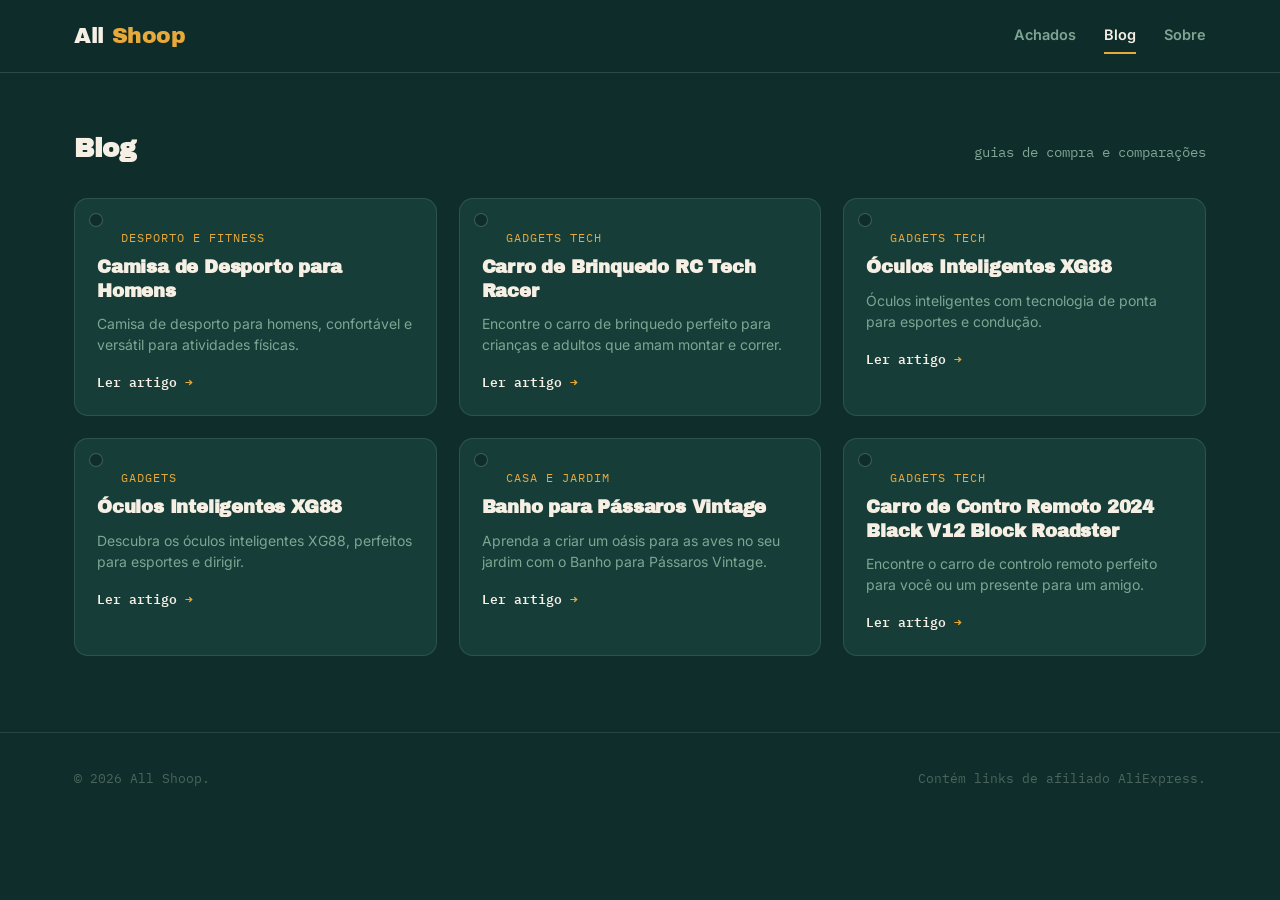
<file: blog.html>
<!DOCTYPE html>
<html lang="pt-PT">
<head>
<meta charset="UTF-8">
<meta name="viewport" content="width=device-width, initial-scale=1.0">
<title>Blog — All Shoop</title>
<meta name="description" content="Guias de compra, comparações e dicas para comprar melhor na AliExpress — escrito para quem compra em Portugal, Angola e Moçambique.">
<link rel="stylesheet" href="assets/style.css">
</head>
<body>

<header class="site">
  <div class="wrap">
    <a href="index.html" class="logo">All<span class="dot">Shoop</span></a>
    <nav class="site-nav">
      <a href="index.html">Achados</a>
      <a href="blog.html" class="active">Blog</a>
      <a href="index.html#sobre" class="always">Sobre</a>
    </nav>
  </div>
</header>

<section class="section" style="padding-top:56px">
  <div class="wrap">
    <div class="section-head">
      <h2>Blog</h2>
      <span class="sub">guias de compra e comparações</span>
    </div>
    <div class="blog-grid" id="blog-grid">
      <div class="empty">A carregar artigos…</div>
    </div>
  </div>
</section>

<footer class="site">
  <div class="wrap">
    <p>© <span id="year"></span> All Shoop.</p>
    <p>Contém links de afiliado AliExpress.</p>
  </div>
</footer>

<script>document.getElementById('year').textContent = new Date().getFullYear();</script>
<script src="assets/script.js"></script>
</body>
</html>
</file>
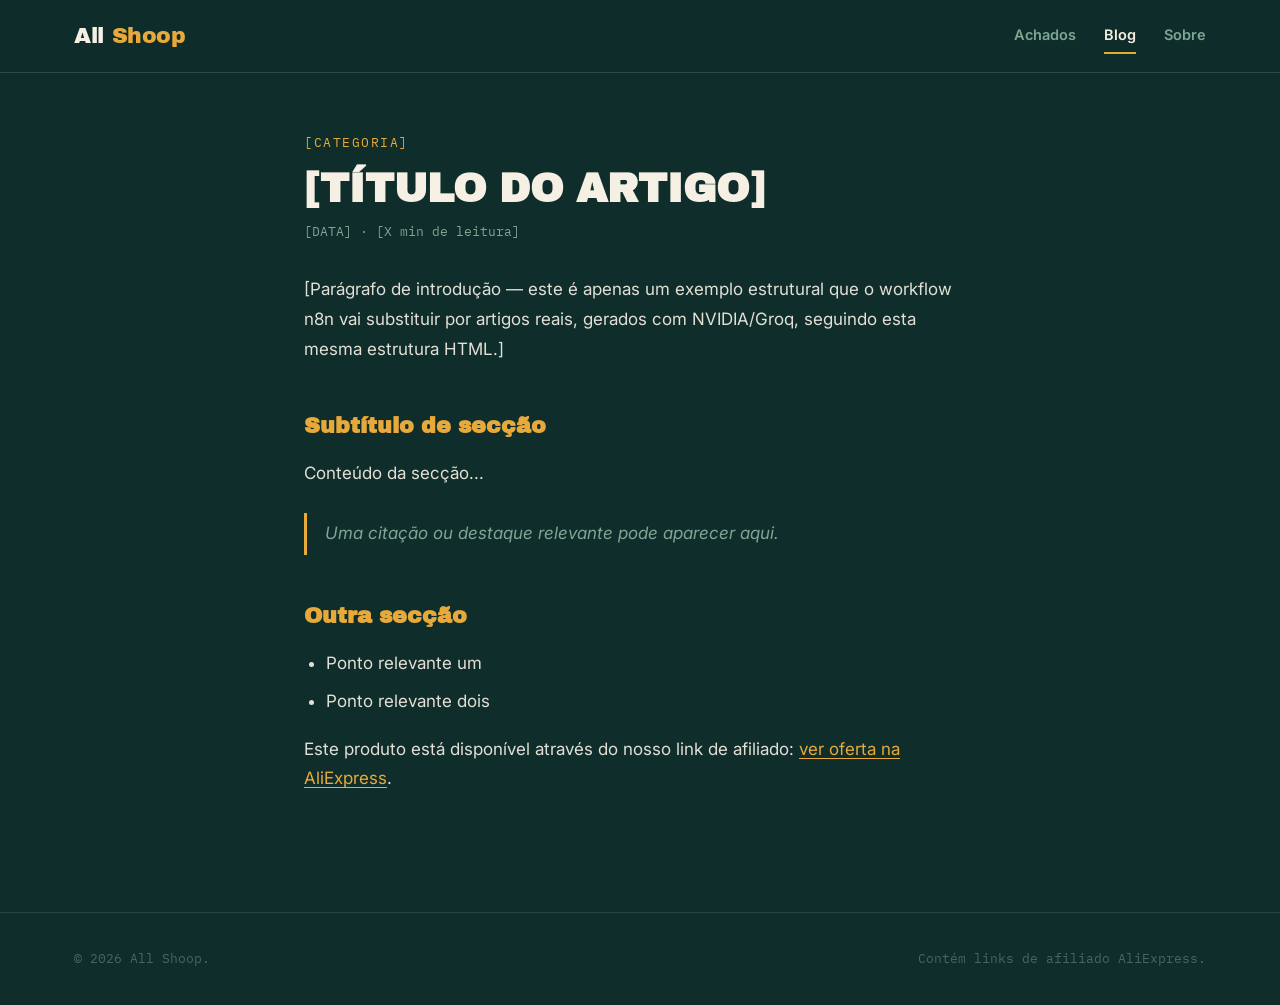
<file: exemplo-artigo.html>
<!DOCTYPE html>
<html lang="pt-PT">
<head>
<meta charset="UTF-8">
<meta name="viewport" content="width=device-width, initial-scale=1.0">
<title>[TÍTULO DO ARTIGO] — All Shoop</title>
<meta name="description" content="[META DESCRIÇÃO — 150 caracteres]">
<link rel="stylesheet" href="../assets/style.css">
</head>
<body>

<header class="site">
  <div class="wrap">
    <a href="../index.html" class="logo">All<span class="dot">Shoop</span></a>
    <nav class="site-nav">
      <a href="../index.html">Achados</a>
      <a href="../blog.html" class="active">Blog</a>
      <a href="../index.html#sobre" class="always">Sobre</a>
    </nav>
  </div>
</header>

<article class="article">
  <span class="kicker">[CATEGORIA]</span>
  <h1>[TÍTULO DO ARTIGO]</h1>
  <div class="meta">[DATA] · [X min de leitura]</div>
  <div class="article-body">
    <p>[Parágrafo de introdução — este é apenas um exemplo estrutural que o workflow n8n vai
    substituir por artigos reais, gerados com NVIDIA/Groq, seguindo esta mesma estrutura HTML.]</p>

    <h2>Subtítulo de secção</h2>
    <p>Conteúdo da secção...</p>

    <blockquote>Uma citação ou destaque relevante pode aparecer aqui.</blockquote>

    <h2>Outra secção</h2>
    <ul>
      <li>Ponto relevante um</li>
      <li>Ponto relevante dois</li>
    </ul>

    <p>Este produto está disponível através do nosso link de afiliado:
    <a href="#" target="_blank" rel="nofollow sponsored noopener">ver oferta na AliExpress</a>.</p>
  </div>
</article>

<footer class="site">
  <div class="wrap">
    <p>© <span id="year"></span> All Shoop.</p>
    <p>Contém links de afiliado AliExpress.</p>
  </div>
</footer>

<script>document.getElementById('year').textContent = new Date().getFullYear();</script>
</body>
</html>
</file>
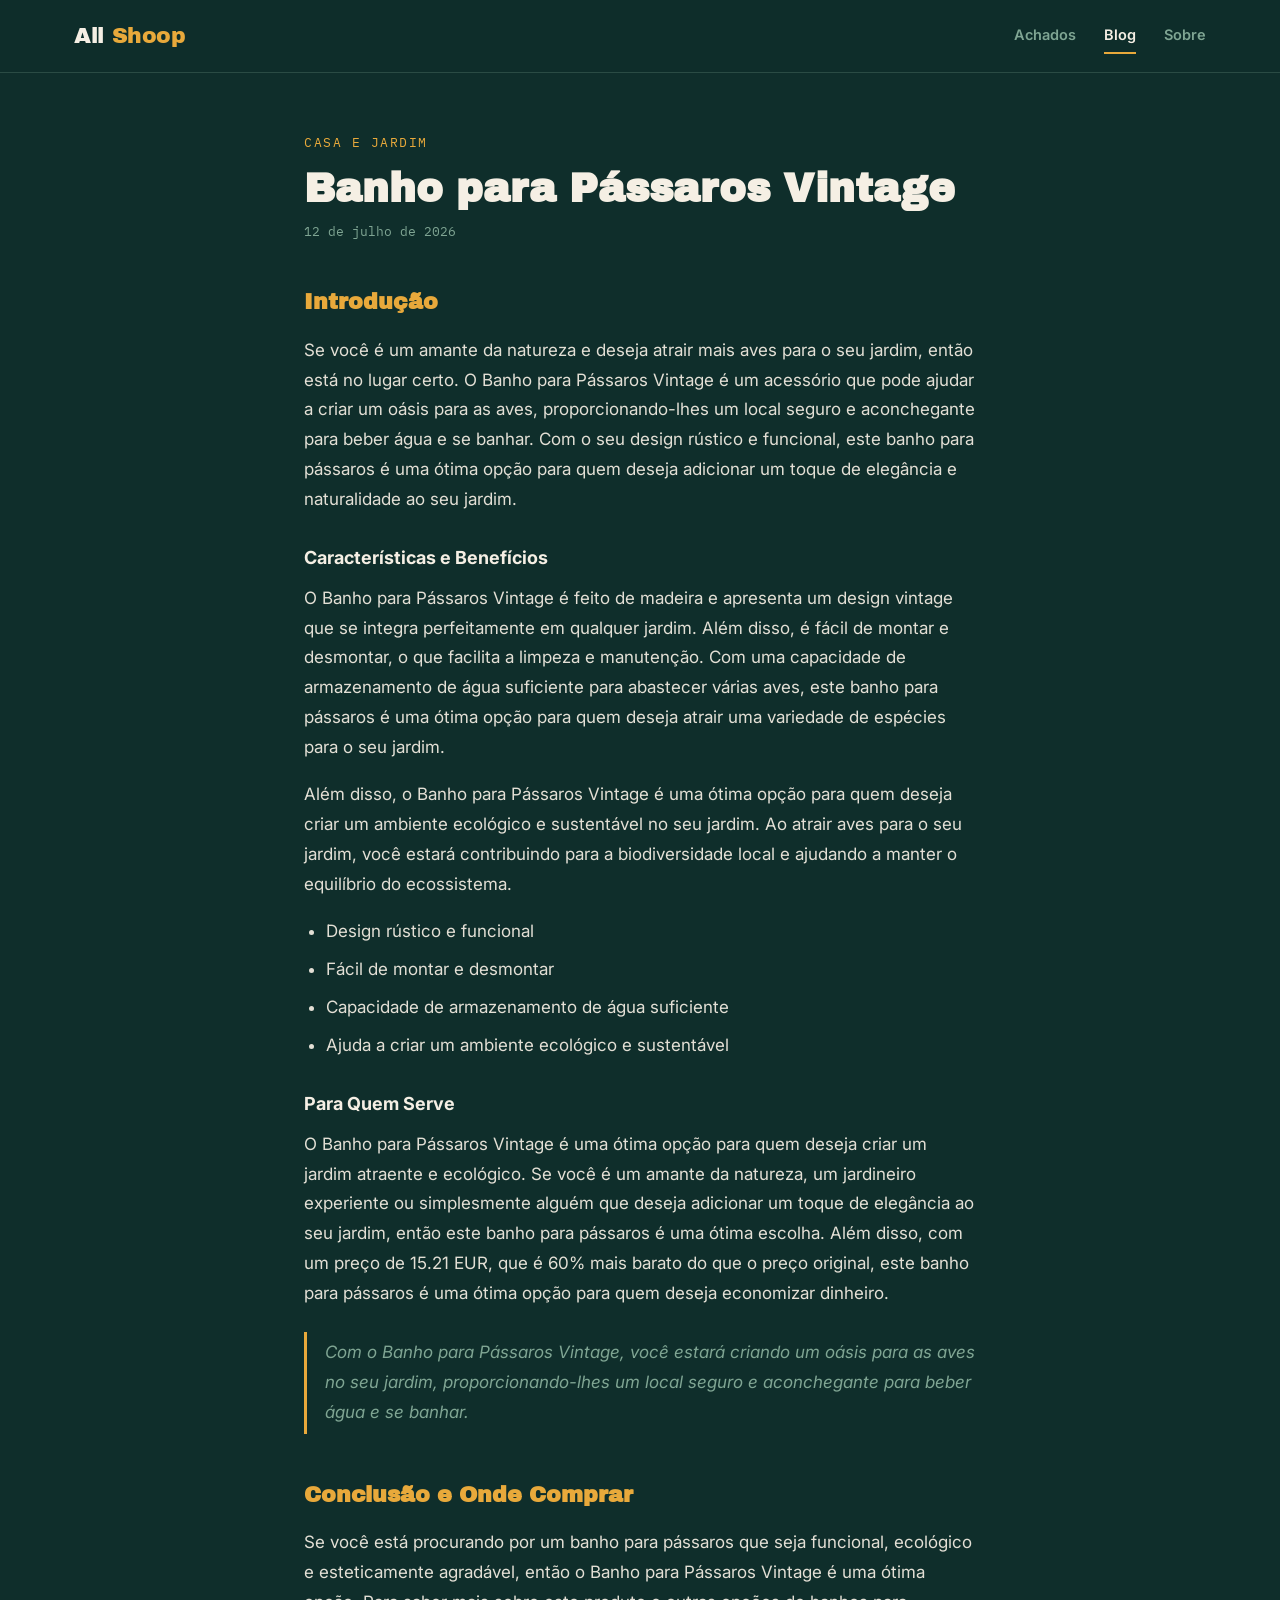
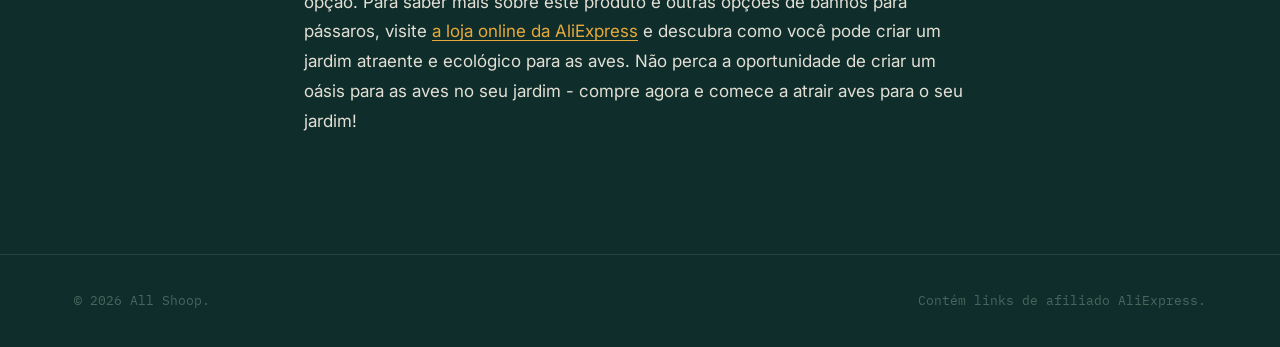
<file: blog/banho-para-passaros-vintage-mrhl9ylv.html>
<!DOCTYPE html>
<html lang="pt-PT">
<head>
<meta charset="UTF-8">
<meta name="viewport" content="width=device-width, initial-scale=1.0">
<title>Banho para Pássaros Vintage — All Shoop</title>
<meta name="description" content="Descubra o Banho para Pássaros Vintage, um acessório para o seu jardim que atrai aves, com design rústico e funcional.">
<link rel="stylesheet" href="../assets/style.css">
</head>
<body>
<header class="site">
  <div class="wrap">
    <a href="../index.html" class="logo">All<span class="dot">Shoop</span></a>
    <nav class="site-nav">
      <a href="../index.html">Achados</a>
      <a href="../blog.html" class="active">Blog</a>
      <a href="../index.html#sobre" class="always">Sobre</a>
    </nav>
  </div>
</header>
<article class="article">
  <span class="kicker">Casa e Jardim</span>
  <h1>Banho para Pássaros Vintage</h1>
  <div class="meta">12 de julho de 2026</div>
  <div class="article-body">
    <h2>Introdução</h2>
<p>Se você é um amante da natureza e deseja atrair mais aves para o seu jardim, então está no lugar certo. O Banho para Pássaros Vintage é um acessório que pode ajudar a criar um oásis para as aves, proporcionando-lhes um local seguro e aconchegante para beber água e se banhar. Com o seu design rústico e funcional, este banho para pássaros é uma ótima opção para quem deseja adicionar um toque de elegância e naturalidade ao seu jardim.</p>

<h3>Características e Benefícios</h3>
<p>O Banho para Pássaros Vintage é feito de madeira e apresenta um design vintage que se integra perfeitamente em qualquer jardim. Além disso, é fácil de montar e desmontar, o que facilita a limpeza e manutenção. Com uma capacidade de armazenamento de água suficiente para abastecer várias aves, este banho para pássaros é uma ótima opção para quem deseja atrair uma variedade de espécies para o seu jardim.</p>
<p>Além disso, o Banho para Pássaros Vintage é uma ótima opção para quem deseja criar um ambiente ecológico e sustentável no seu jardim. Ao atrair aves para o seu jardim, você estará contribuindo para a biodiversidade local e ajudando a manter o equilíbrio do ecossistema.</p>
<ul>
  <li>Design rústico e funcional</li>
  <li>Fácil de montar e desmontar</li>
  <li>Capacidade de armazenamento de água suficiente</li>
  <li>Ajuda a criar um ambiente ecológico e sustentável</li>
</ul>

<h3>Para Quem Serve</h3>
<p>O Banho para Pássaros Vintage é uma ótima opção para quem deseja criar um jardim atraente e ecológico. Se você é um amante da natureza, um jardineiro experiente ou simplesmente alguém que deseja adicionar um toque de elegância ao seu jardim, então este banho para pássaros é uma ótima escolha. Além disso, com um preço de 15.21 EUR, que é 60% mais barato do que o preço original, este banho para pássaros é uma ótima opção para quem deseja economizar dinheiro.</p>
<blockquote>Com o Banho para Pássaros Vintage, você estará criando um oásis para as aves no seu jardim, proporcionando-lhes um local seguro e aconchegante para beber água e se banhar.</blockquote>

<h2>Conclusão e Onde Comprar</h2>
<p>Se você está procurando por um banho para pássaros que seja funcional, ecológico e esteticamente agradável, então o Banho para Pássaros Vintage é uma ótima opção. Para saber mais sobre este produto e outras opções de banhos para pássaros, visite <a href="https://www.aliexpress.com/store/1105003884" target="_blank" rel="nofollow sponsored noopener">a loja online da AliExpress</a> e descubra como você pode criar um jardim atraente e ecológico para as aves. Não perca a oportunidade de criar um oásis para as aves no seu jardim - compre agora e comece a atrair aves para o seu jardim!</p>
  </div>
</article>
<footer class="site">
  <div class="wrap">
    <p>© <span id="year"></span> All Shoop.</p>
    <p>Contém links de afiliado AliExpress.</p>
  </div>
</footer>
<script>document.getElementById('year').textContent = new Date().getFullYear();</script>
</body>
</html>
</file>
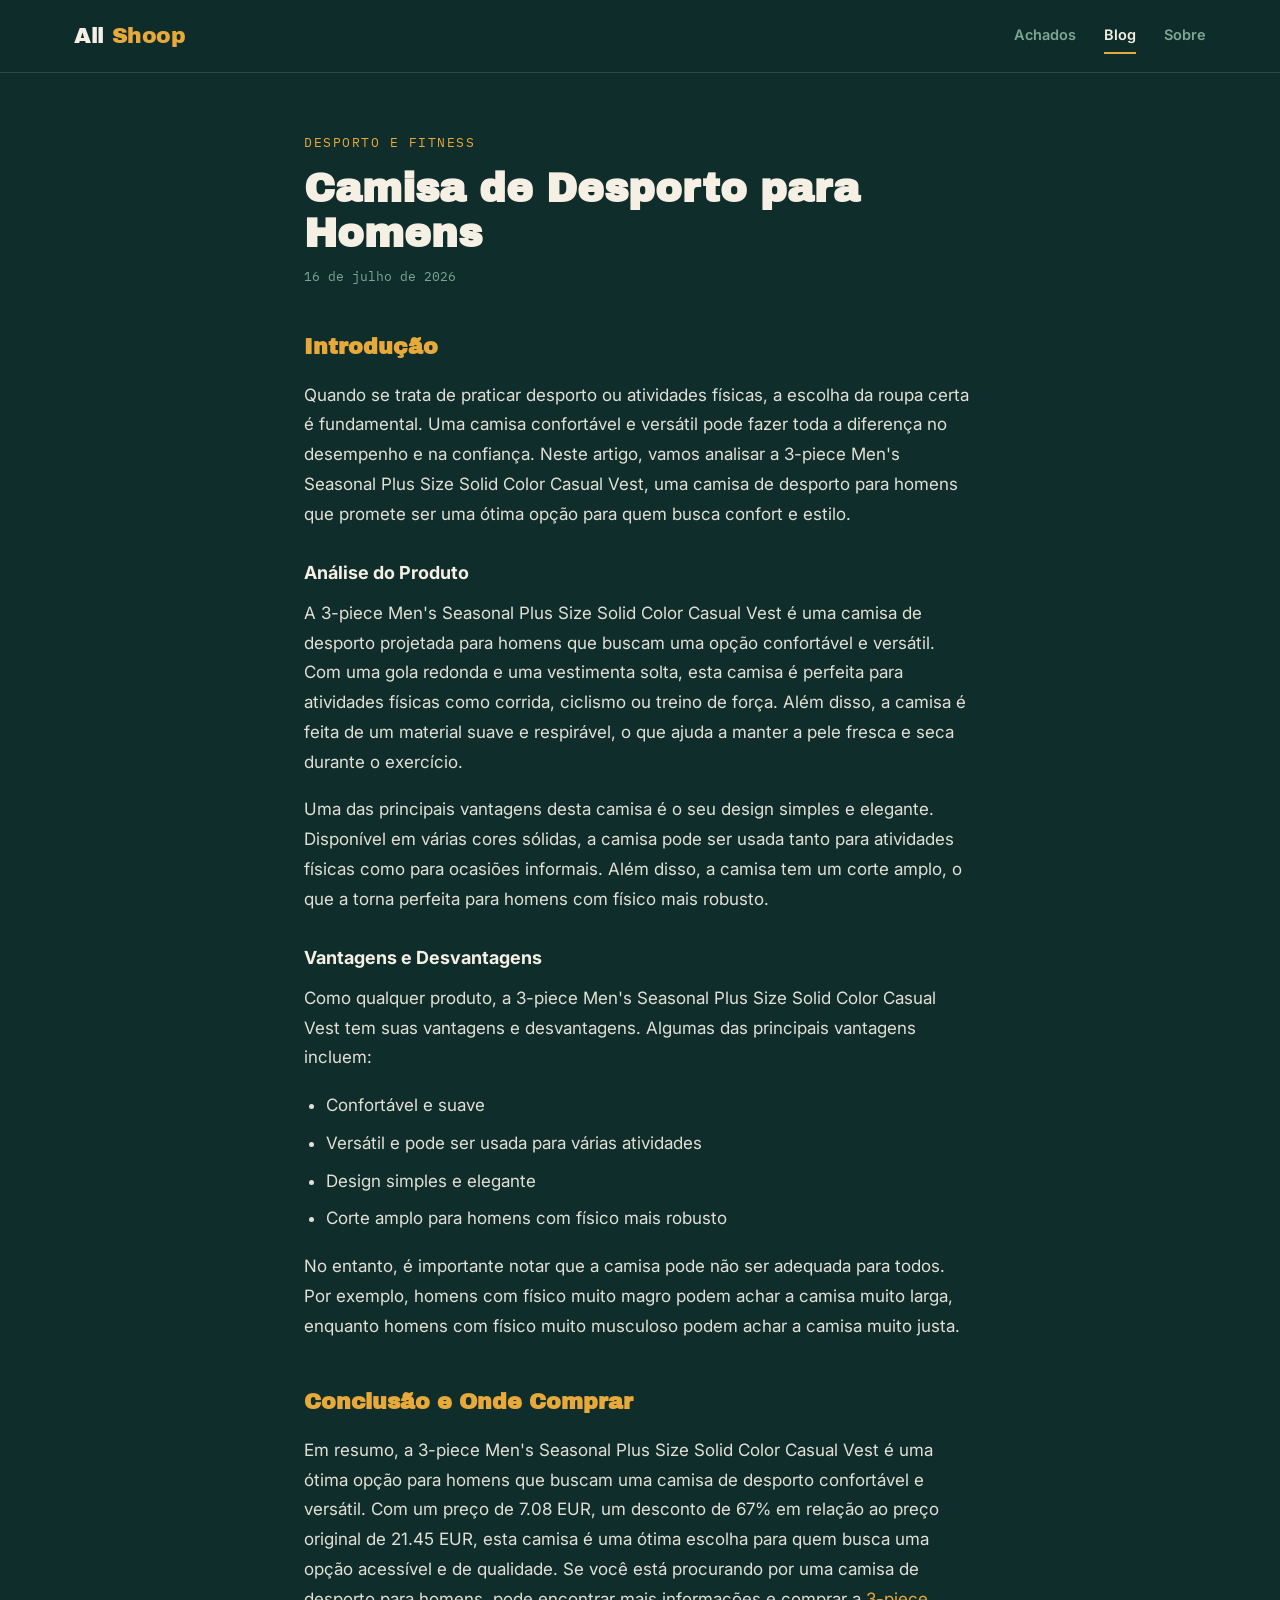
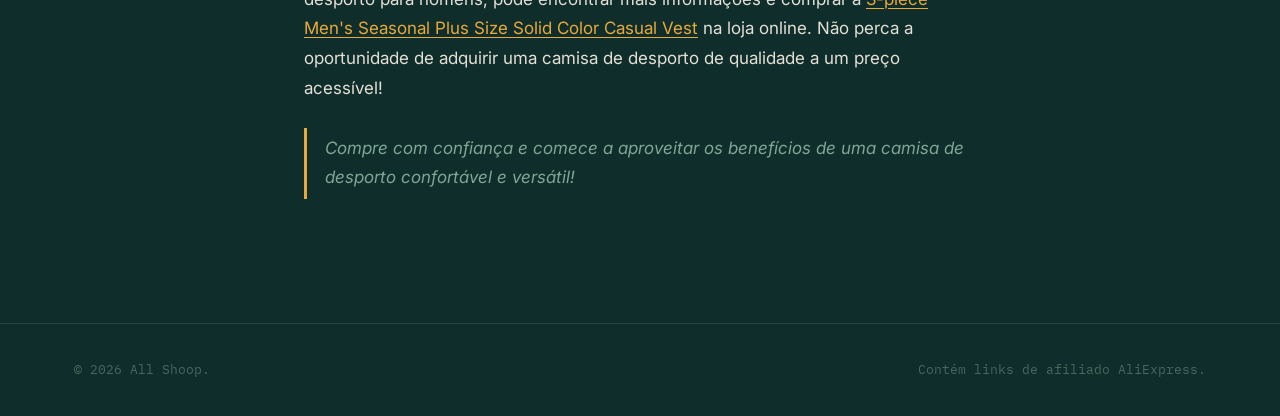
<file: blog/camisa-de-desporto-para-homens-mrnb0vj7.html>
<!DOCTYPE html>
<html lang="pt-PT">
<head>
<meta charset="UTF-8">
<meta name="viewport" content="width=device-width, initial-scale=1.0">
<title>Camisa de Desporto para Homens — All Shoop</title>
<meta name="description" content="Camisa de desporto para homens, desconto de 67%, confortável e versátil para atividades físicas.">
<link rel="stylesheet" href="../assets/style.css">
</head>
<body>
<header class="site">
  <div class="wrap">
    <a href="../index.html" class="logo">All<span class="dot">Shoop</span></a>
    <nav class="site-nav">
      <a href="../index.html">Achados</a>
      <a href="../blog.html" class="active">Blog</a>
      <a href="../index.html#sobre" class="always">Sobre</a>
    </nav>
  </div>
</header>
<article class="article">
  <span class="kicker">Desporto e Fitness</span>
  <h1>Camisa de Desporto para Homens</h1>
  <div class="meta">16 de julho de 2026</div>
  <div class="article-body">
    <h2>Introdução</h2>
<p>Quando se trata de praticar desporto ou atividades físicas, a escolha da roupa certa é fundamental. Uma camisa confortável e versátil pode fazer toda a diferença no desempenho e na confiança. Neste artigo, vamos analisar a 3-piece Men's Seasonal Plus Size Solid Color Casual Vest, uma camisa de desporto para homens que promete ser uma ótima opção para quem busca confort e estilo.</p>

<h3>Análise do Produto</h3>
<p>A 3-piece Men's Seasonal Plus Size Solid Color Casual Vest é uma camisa de desporto projetada para homens que buscam uma opção confortável e versátil. Com uma gola redonda e uma vestimenta solta, esta camisa é perfeita para atividades físicas como corrida, ciclismo ou treino de força. Além disso, a camisa é feita de um material suave e respirável, o que ajuda a manter a pele fresca e seca durante o exercício.</p>
<p>Uma das principais vantagens desta camisa é o seu design simples e elegante. Disponível em várias cores sólidas, a camisa pode ser usada tanto para atividades físicas como para ocasiões informais. Além disso, a camisa tem um corte amplo, o que a torna perfeita para homens com físico mais robusto.</p>

<h3>Vantagens e Desvantagens</h3>
<p>Como qualquer produto, a 3-piece Men's Seasonal Plus Size Solid Color Casual Vest tem suas vantagens e desvantagens. Algumas das principais vantagens incluem:</p>
<ul>
<li>Confortável e suave</li>
<li>Versátil e pode ser usada para várias atividades</li>
<li>Design simples e elegante</li>
<li>Corte amplo para homens com físico mais robusto</li>
</ul>
<p>No entanto, é importante notar que a camisa pode não ser adequada para todos. Por exemplo, homens com físico muito magro podem achar a camisa muito larga, enquanto homens com físico muito musculoso podem achar a camisa muito justa.</p>

<h2>Conclusão e Onde Comprar</h2>
<p>Em resumo, a 3-piece Men's Seasonal Plus Size Solid Color Casual Vest é uma ótima opção para homens que buscam uma camisa de desporto confortável e versátil. Com um preço de 7.08 EUR, um desconto de 67% em relação ao preço original de 21.45 EUR, esta camisa é uma ótima escolha para quem busca uma opção acessível e de qualidade. Se você está procurando por uma camisa de desporto para homens, pode encontrar mais informações e comprar a <a href="https://www.aliexpress.com/store/1102811558" target="_blank" rel="nofollow sponsored noopener">3-piece Men's Seasonal Plus Size Solid Color Casual Vest</a> na loja online. Não perca a oportunidade de adquirir uma camisa de desporto de qualidade a um preço acessível!</p>
<blockquote>Compre com confiança e comece a aproveitar os benefícios de uma camisa de desporto confortável e versátil!</blockquote>
  </div>
</article>
<footer class="site">
  <div class="wrap">
    <p>© <span id="year"></span> All Shoop.</p>
    <p>Contém links de afiliado AliExpress.</p>
  </div>
</footer>
<script>document.getElementById('year').textContent = new Date().getFullYear();</script>
</body>
</html>
</file>
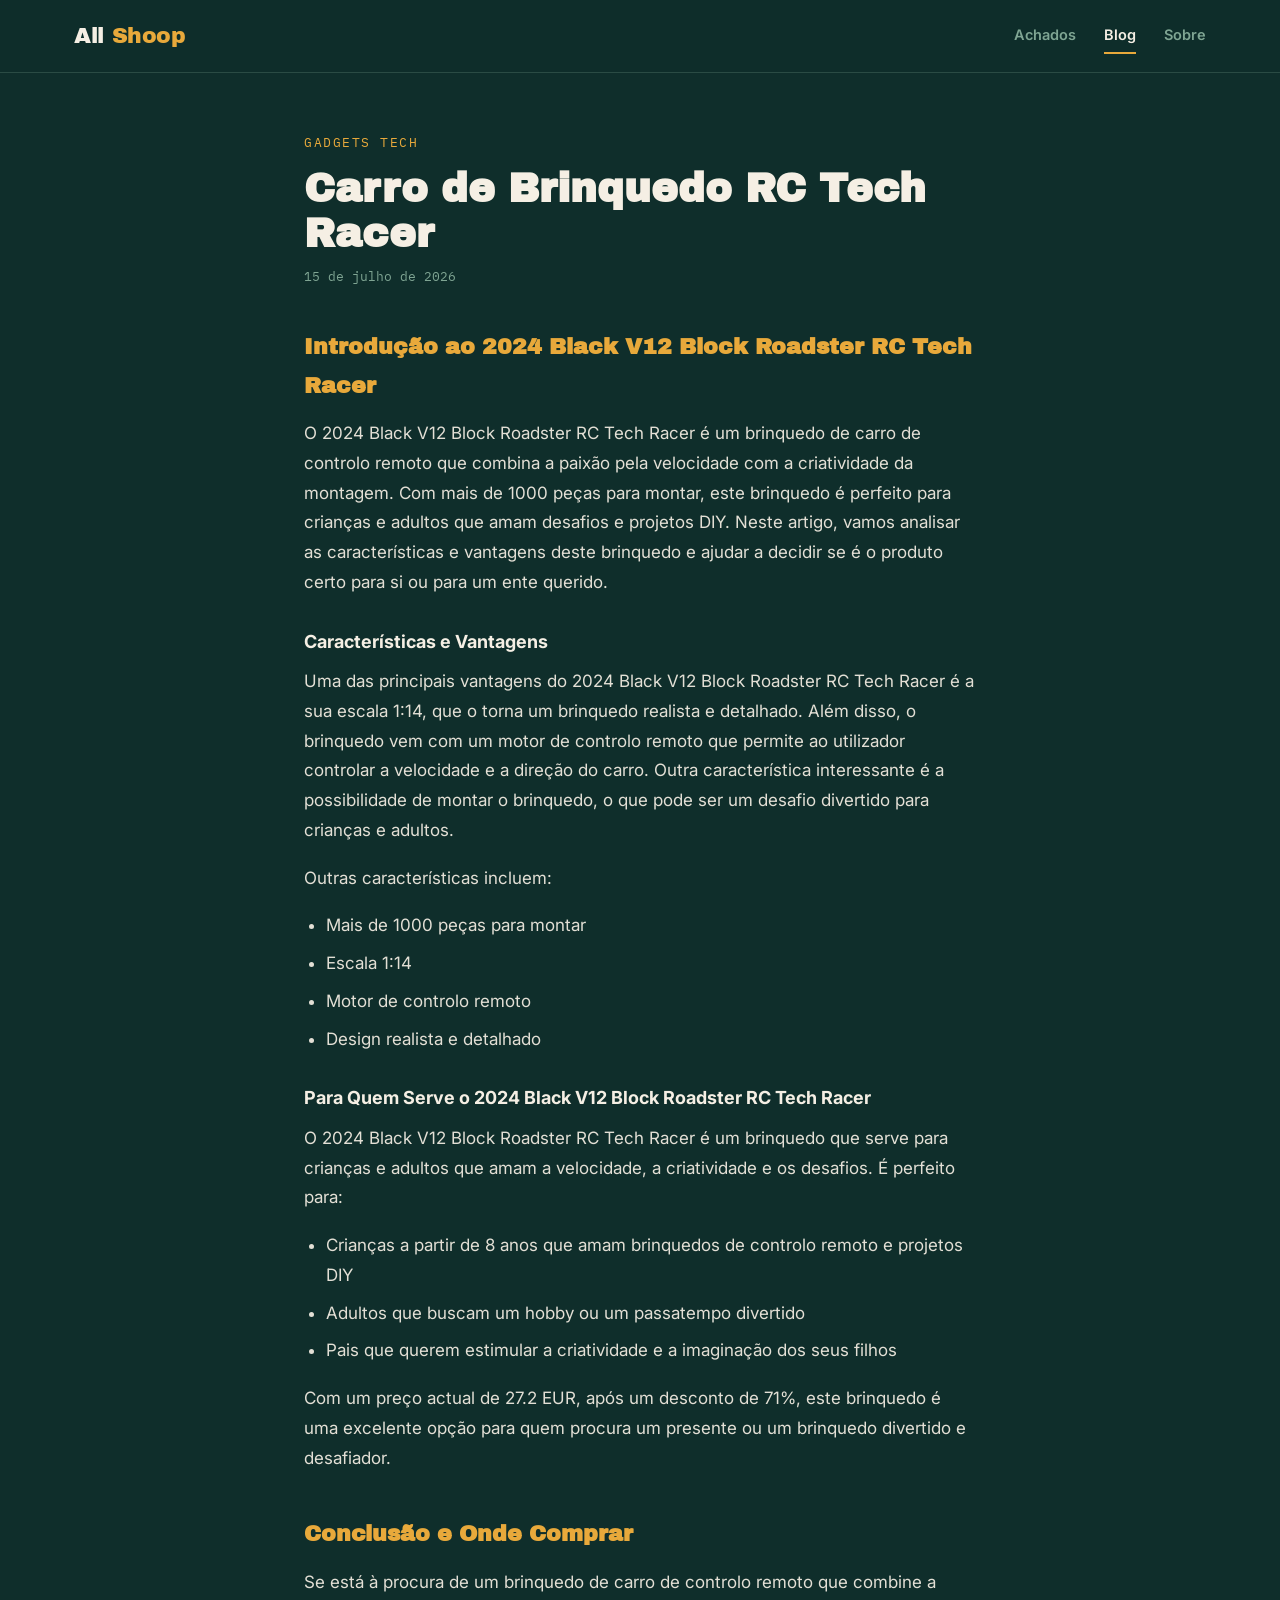
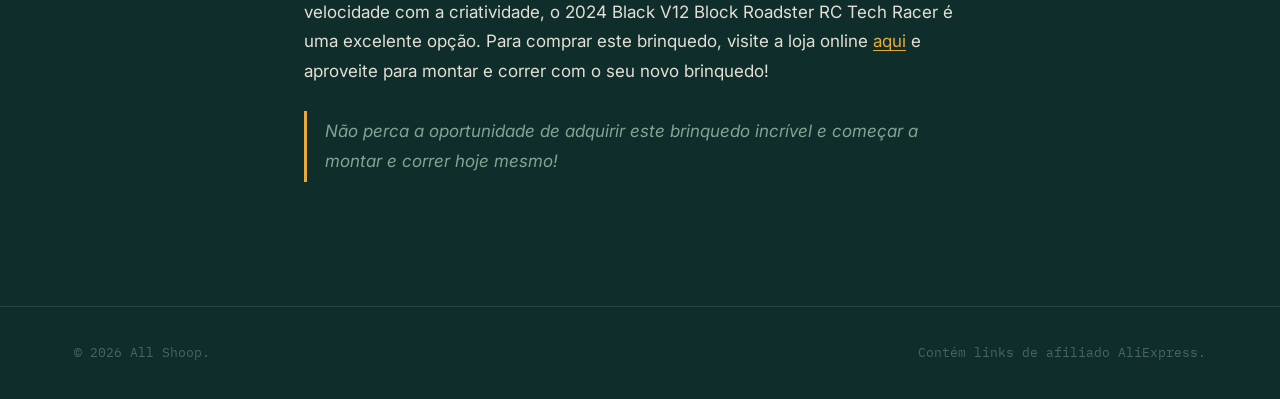
<file: blog/carro-de-brinquedo-rc-tech-racer-mrlvmggw.html>
<!DOCTYPE html>
<html lang="pt-PT">
<head>
<meta charset="UTF-8">
<meta name="viewport" content="width=device-width, initial-scale=1.0">
<title>Carro de Brinquedo RC Tech Racer — All Shoop</title>
<meta name="description" content="Descubra o 2024 Black V12 Block Roadster RC Tech Racer, um brinquedo de carro de controlo remoto em escala 1:14, com mais de 1000 peças para montar.">
<link rel="stylesheet" href="../assets/style.css">
</head>
<body>
<header class="site">
  <div class="wrap">
    <a href="../index.html" class="logo">All<span class="dot">Shoop</span></a>
    <nav class="site-nav">
      <a href="../index.html">Achados</a>
      <a href="../blog.html" class="active">Blog</a>
      <a href="../index.html#sobre" class="always">Sobre</a>
    </nav>
  </div>
</header>
<article class="article">
  <span class="kicker">Gadgets Tech</span>
  <h1>Carro de Brinquedo RC Tech Racer</h1>
  <div class="meta">15 de julho de 2026</div>
  <div class="article-body">
    <h2>Introdução ao 2024 Black V12 Block Roadster RC Tech Racer</h2>
<p>O 2024 Black V12 Block Roadster RC Tech Racer é um brinquedo de carro de controlo remoto que combina a paixão pela velocidade com a criatividade da montagem. Com mais de 1000 peças para montar, este brinquedo é perfeito para crianças e adultos que amam desafios e projetos DIY. Neste artigo, vamos analisar as características e vantagens deste brinquedo e ajudar a decidir se é o produto certo para si ou para um ente querido.</p>

<h3>Características e Vantagens</h3>
<p>Uma das principais vantagens do 2024 Black V12 Block Roadster RC Tech Racer é a sua escala 1:14, que o torna um brinquedo realista e detalhado. Além disso, o brinquedo vem com um motor de controlo remoto que permite ao utilizador controlar a velocidade e a direção do carro. Outra característica interessante é a possibilidade de montar o brinquedo, o que pode ser um desafio divertido para crianças e adultos.</p>
<p>Outras características incluem:</p>
<ul>
<li>Mais de 1000 peças para montar</li>
<li>Escala 1:14</li>
<li>Motor de controlo remoto</li>
<li>Design realista e detalhado</li>
</ul>

<h3>Para Quem Serve o 2024 Black V12 Block Roadster RC Tech Racer</h3>
<p>O 2024 Black V12 Block Roadster RC Tech Racer é um brinquedo que serve para crianças e adultos que amam a velocidade, a criatividade e os desafios. É perfeito para:</p>
<ul>
<li>Crianças a partir de 8 anos que amam brinquedos de controlo remoto e projetos DIY</li>
<li>Adultos que buscam um hobby ou um passatempo divertido</li>
<li>Pais que querem estimular a criatividade e a imaginação dos seus filhos</li>
</ul>
<p>Com um preço actual de 27.2 EUR, após um desconto de 71%, este brinquedo é uma excelente opção para quem procura um presente ou um brinquedo divertido e desafiador.</p>

<h2>Conclusão e Onde Comprar</h2>
<p>Se está à procura de um brinquedo de carro de controlo remoto que combine a velocidade com a criatividade, o 2024 Black V12 Block Roadster RC Tech Racer é uma excelente opção. Para comprar este brinquedo, visite a loja online <a href="https://www.aliexpress.com/store/1102626020" target="_blank" rel="nofollow sponsored noopener">aqui</a> e aproveite para montar e correr com o seu novo brinquedo!</p>
<blockquote> Não perca a oportunidade de adquirir este brinquedo incrível e começar a montar e correr hoje mesmo!</blockquote>
  </div>
</article>
<footer class="site">
  <div class="wrap">
    <p>© <span id="year"></span> All Shoop.</p>
    <p>Contém links de afiliado AliExpress.</p>
  </div>
</footer>
<script>document.getElementById('year').textContent = new Date().getFullYear();</script>
</body>
</html>
</file>
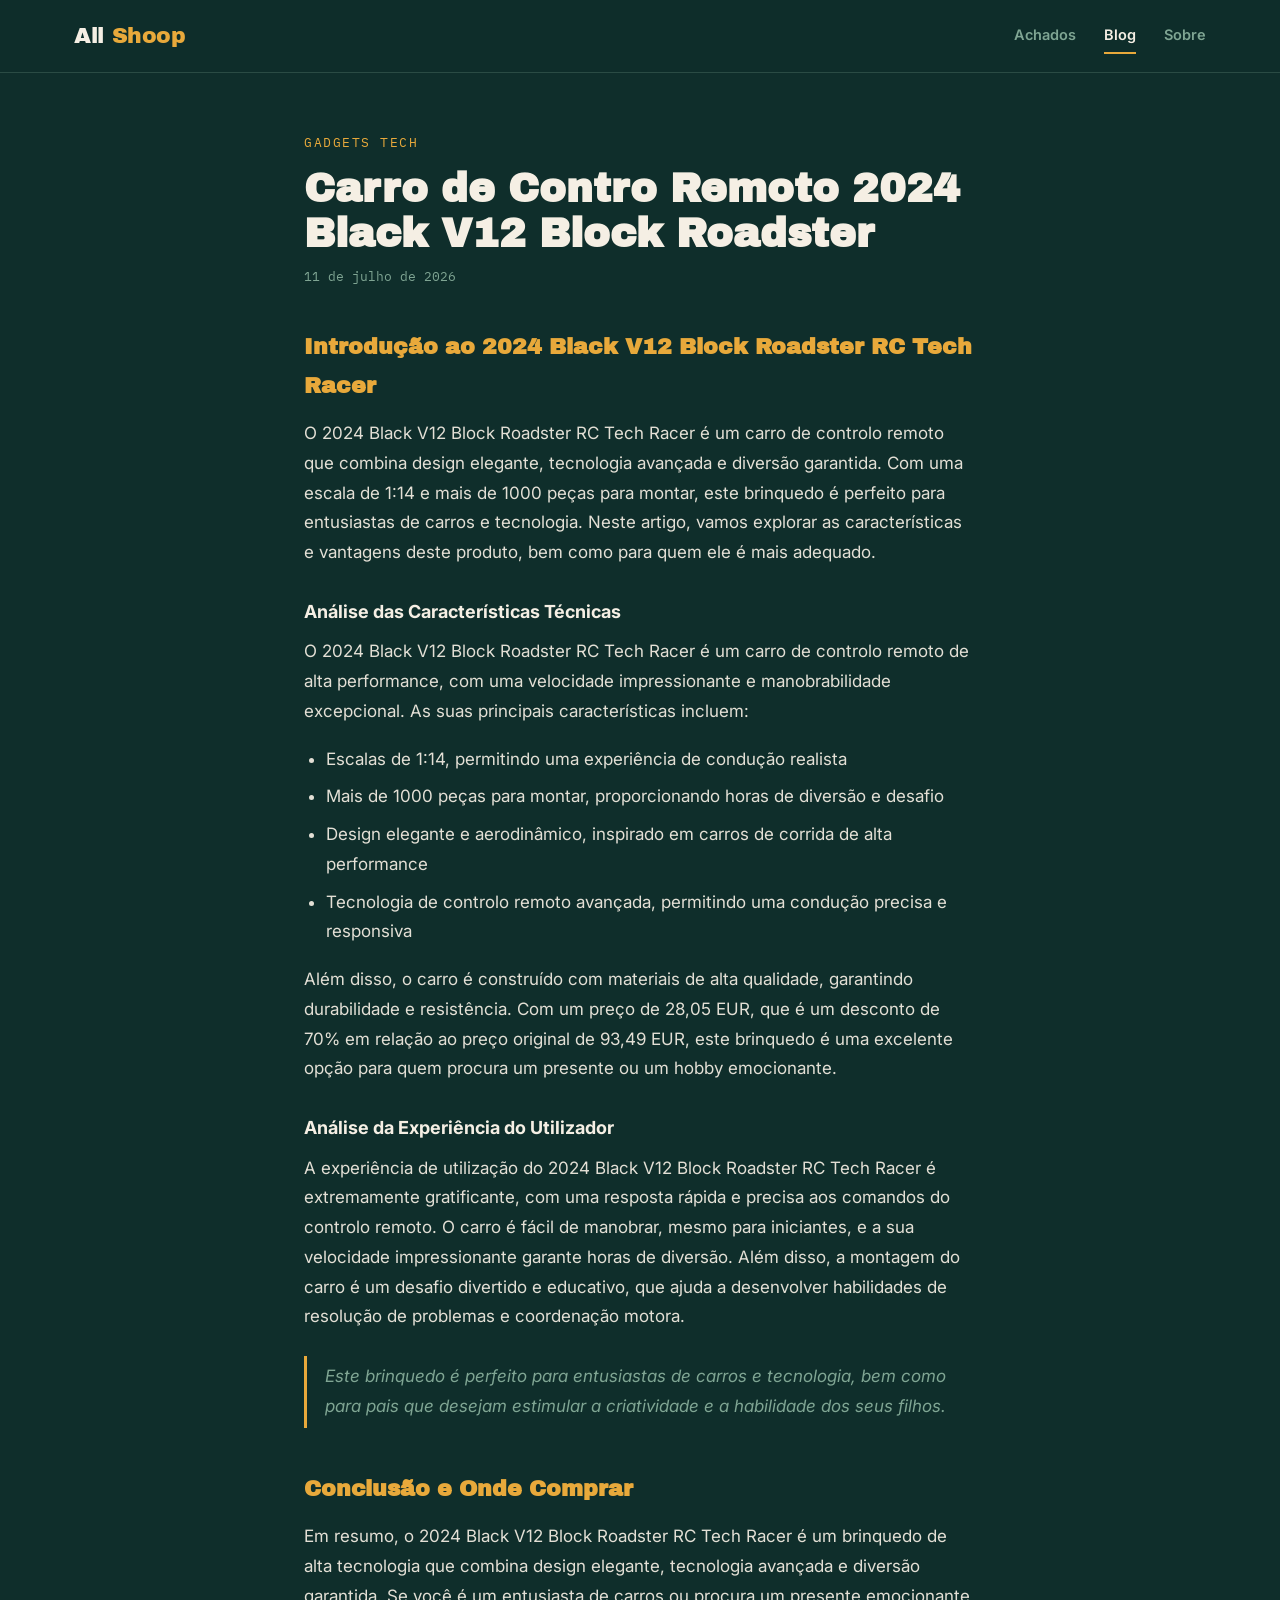
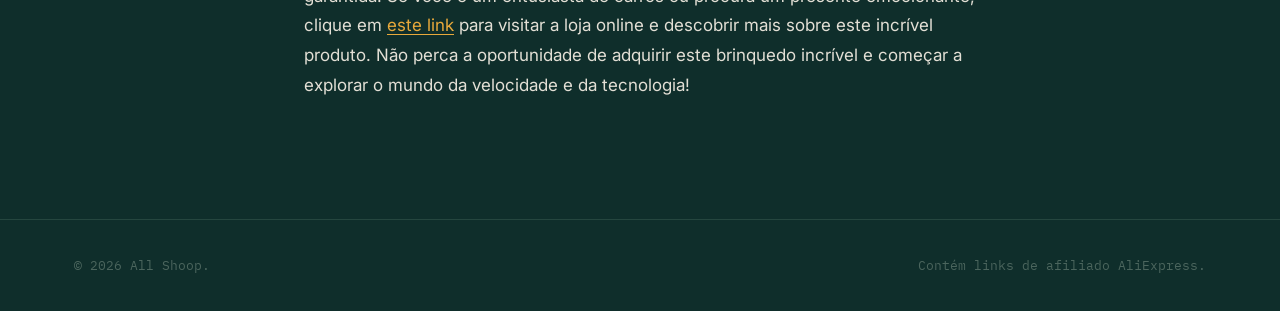
<file: blog/carro-de-contro-remoto-2024-black-v12-block-roadster-mrgah769.html>
<!DOCTYPE html>
<html lang="pt-PT">
<head>
<meta charset="UTF-8">
<meta name="viewport" content="width=device-width, initial-scale=1.0">
<title>Carro de Contro Remoto 2024 Black V12 Block Roadster — All Shoop</title>
<meta name="description" content="Descubra o carro de controlo remoto 2024 Black V12 Block Roadster, um brinquedo de alta tecnologia para entusiastas de velocidade.">
<link rel="stylesheet" href="../assets/style.css">
</head>
<body>
<header class="site">
  <div class="wrap">
    <a href="../index.html" class="logo">All<span class="dot">Shoop</span></a>
    <nav class="site-nav">
      <a href="../index.html">Achados</a>
      <a href="../blog.html" class="active">Blog</a>
      <a href="../index.html#sobre" class="always">Sobre</a>
    </nav>
  </div>
</header>
<article class="article">
  <span class="kicker">Gadgets Tech</span>
  <h1>Carro de Contro Remoto 2024 Black V12 Block Roadster</h1>
  <div class="meta">11 de julho de 2026</div>
  <div class="article-body">
    <h2>Introdução ao 2024 Black V12 Block Roadster RC Tech Racer</h2>
<p>O 2024 Black V12 Block Roadster RC Tech Racer é um carro de controlo remoto que combina design elegante, tecnologia avançada e diversão garantida. Com uma escala de 1:14 e mais de 1000 peças para montar, este brinquedo é perfeito para entusiastas de carros e tecnologia. Neste artigo, vamos explorar as características e vantagens deste produto, bem como para quem ele é mais adequado.</p>

<h3>Análise das Características Técnicas</h3>
<p>O 2024 Black V12 Block Roadster RC Tech Racer é um carro de controlo remoto de alta performance, com uma velocidade impressionante e manobrabilidade excepcional. As suas principais características incluem:</p>
<ul>
<li>Escalas de 1:14, permitindo uma experiência de condução realista</li>
<li>Mais de 1000 peças para montar, proporcionando horas de diversão e desafio</li>
<li>Design elegante e aerodinâmico, inspirado em carros de corrida de alta performance</li>
<li>Tecnologia de controlo remoto avançada, permitindo uma condução precisa e responsiva</li>
</ul>
<p>Além disso, o carro é construído com materiais de alta qualidade, garantindo durabilidade e resistência. Com um preço de 28,05 EUR, que é um desconto de 70% em relação ao preço original de 93,49 EUR, este brinquedo é uma excelente opção para quem procura um presente ou um hobby emocionante.</p>

<h3>Análise da Experiência do Utilizador</h3>
<p>A experiência de utilização do 2024 Black V12 Block Roadster RC Tech Racer é extremamente gratificante, com uma resposta rápida e precisa aos comandos do controlo remoto. O carro é fácil de manobrar, mesmo para iniciantes, e a sua velocidade impressionante garante horas de diversão. Além disso, a montagem do carro é um desafio divertido e educativo, que ajuda a desenvolver habilidades de resolução de problemas e coordenação motora.</p>
<blockquote>Este brinquedo é perfeito para entusiastas de carros e tecnologia, bem como para pais que desejam estimular a criatividade e a habilidade dos seus filhos.</blockquote>

<h2>Conclusão e Onde Comprar</h2>
<p>Em resumo, o 2024 Black V12 Block Roadster RC Tech Racer é um brinquedo de alta tecnologia que combina design elegante, tecnologia avançada e diversão garantida. Se você é um entusiasta de carros ou procura um presente emocionante, clique em <a href="https://www.aliexpress.com/store/1102626020" target="_blank" rel="nofollow sponsored noopener">este link</a> para visitar a loja online e descobrir mais sobre este incrível produto. Não perca a oportunidade de adquirir este brinquedo incrível e começar a explorar o mundo da velocidade e da tecnologia!</p>
  </div>
</article>
<footer class="site">
  <div class="wrap">
    <p>© <span id="year"></span> All Shoop.</p>
    <p>Contém links de afiliado AliExpress.</p>
  </div>
</footer>
<script>document.getElementById('year').textContent = new Date().getFullYear();</script>
</body>
</html>
</file>
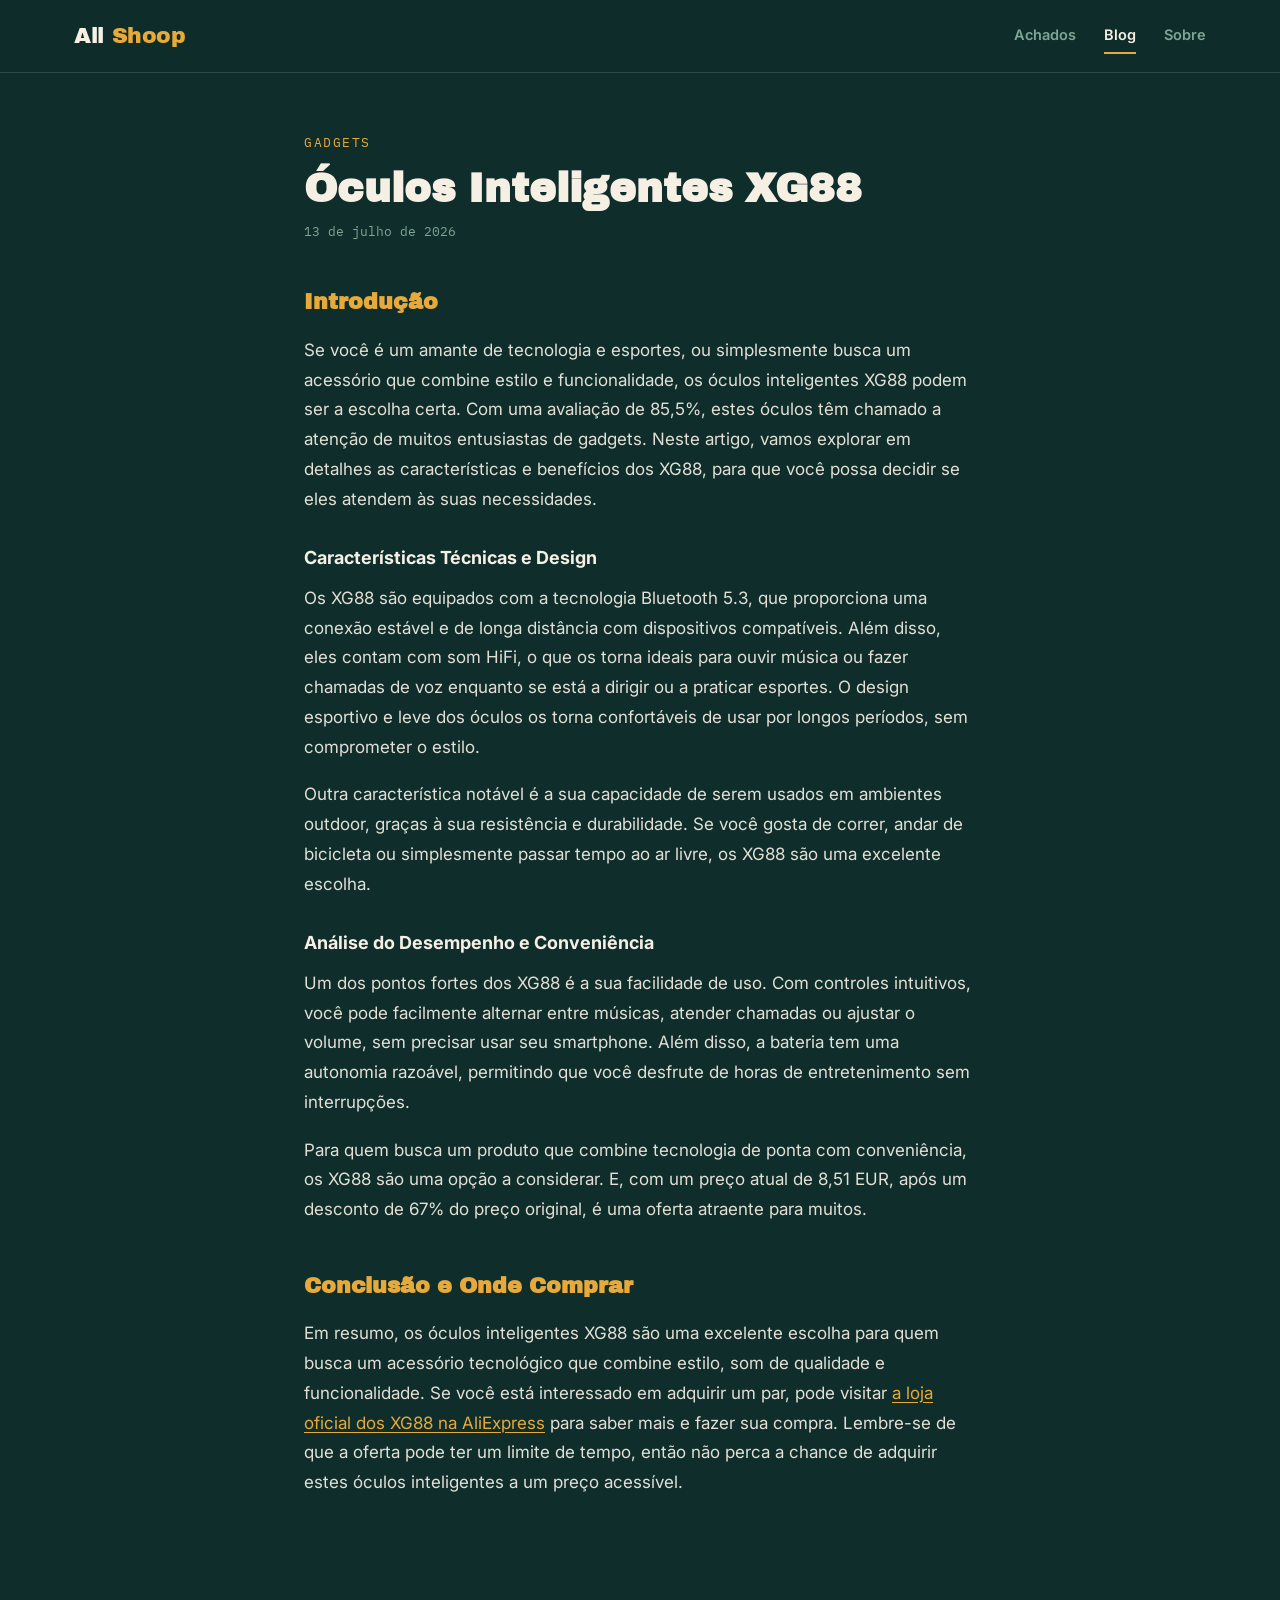
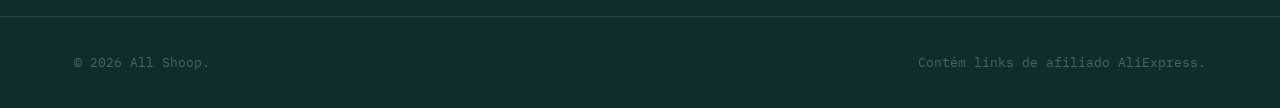
<file: blog/oculos-inteligentes-xg88-mrj0rzi7.html>
<!DOCTYPE html>
<html lang="pt-PT">
<head>
<meta charset="UTF-8">
<meta name="viewport" content="width=device-width, initial-scale=1.0">
<title>Óculos Inteligentes XG88 — All Shoop</title>
<meta name="description" content="Óculos de sol com tecnologia Bluetooth 5.3, som HiFi e design esportivo para uso outdoor.">
<link rel="stylesheet" href="../assets/style.css">
</head>
<body>
<header class="site">
  <div class="wrap">
    <a href="../index.html" class="logo">All<span class="dot">Shoop</span></a>
    <nav class="site-nav">
      <a href="../index.html">Achados</a>
      <a href="../blog.html" class="active">Blog</a>
      <a href="../index.html#sobre" class="always">Sobre</a>
    </nav>
  </div>
</header>
<article class="article">
  <span class="kicker">Gadgets</span>
  <h1>Óculos Inteligentes XG88</h1>
  <div class="meta">13 de julho de 2026</div>
  <div class="article-body">
    <h2>Introdução</h2>
<p>Se você é um amante de tecnologia e esportes, ou simplesmente busca um acessório que combine estilo e funcionalidade, os óculos inteligentes XG88 podem ser a escolha certa. Com uma avaliação de 85,5%, estes óculos têm chamado a atenção de muitos entusiastas de gadgets. Neste artigo, vamos explorar em detalhes as características e benefícios dos XG88, para que você possa decidir se eles atendem às suas necessidades.</p>

<h3>Características Técnicas e Design</h3>
<p>Os XG88 são equipados com a tecnologia Bluetooth 5.3, que proporciona uma conexão estável e de longa distância com dispositivos compatíveis. Além disso, eles contam com som HiFi, o que os torna ideais para ouvir música ou fazer chamadas de voz enquanto se está a dirigir ou a praticar esportes. O design esportivo e leve dos óculos os torna confortáveis de usar por longos períodos, sem comprometer o estilo.</p>
<p>Outra característica notável é a sua capacidade de serem usados em ambientes outdoor, graças à sua resistência e durabilidade. Se você gosta de correr, andar de bicicleta ou simplesmente passar tempo ao ar livre, os XG88 são uma excelente escolha.</p>

<h3>Análise do Desempenho e Conveniência</h3>
<p>Um dos pontos fortes dos XG88 é a sua facilidade de uso. Com controles intuitivos, você pode facilmente alternar entre músicas, atender chamadas ou ajustar o volume, sem precisar usar seu smartphone. Além disso, a bateria tem uma autonomia razoável, permitindo que você desfrute de horas de entretenimento sem interrupções.</p>
<p>Para quem busca um produto que combine tecnologia de ponta com conveniência, os XG88 são uma opção a considerar. E, com um preço atual de 8,51 EUR, após um desconto de 67% do preço original, é uma oferta atraente para muitos.</p>

<h2>Conclusão e Onde Comprar</h2>
<p>Em resumo, os óculos inteligentes XG88 são uma excelente escolha para quem busca um acessório tecnológico que combine estilo, som de qualidade e funcionalidade. Se você está interessado em adquirir um par, pode visitar <a href="https://www.aliexpress.com/store/1102960858" target="_blank" rel="nofollow sponsored noopener">a loja oficial dos XG88 na AliExpress</a> para saber mais e fazer sua compra. Lembre-se de que a oferta pode ter um limite de tempo, então não perca a chance de adquirir estes óculos inteligentes a um preço acessível.</p>
  </div>
</article>
<footer class="site">
  <div class="wrap">
    <p>© <span id="year"></span> All Shoop.</p>
    <p>Contém links de afiliado AliExpress.</p>
  </div>
</footer>
<script>document.getElementById('year').textContent = new Date().getFullYear();</script>
</body>
</html>
</file>
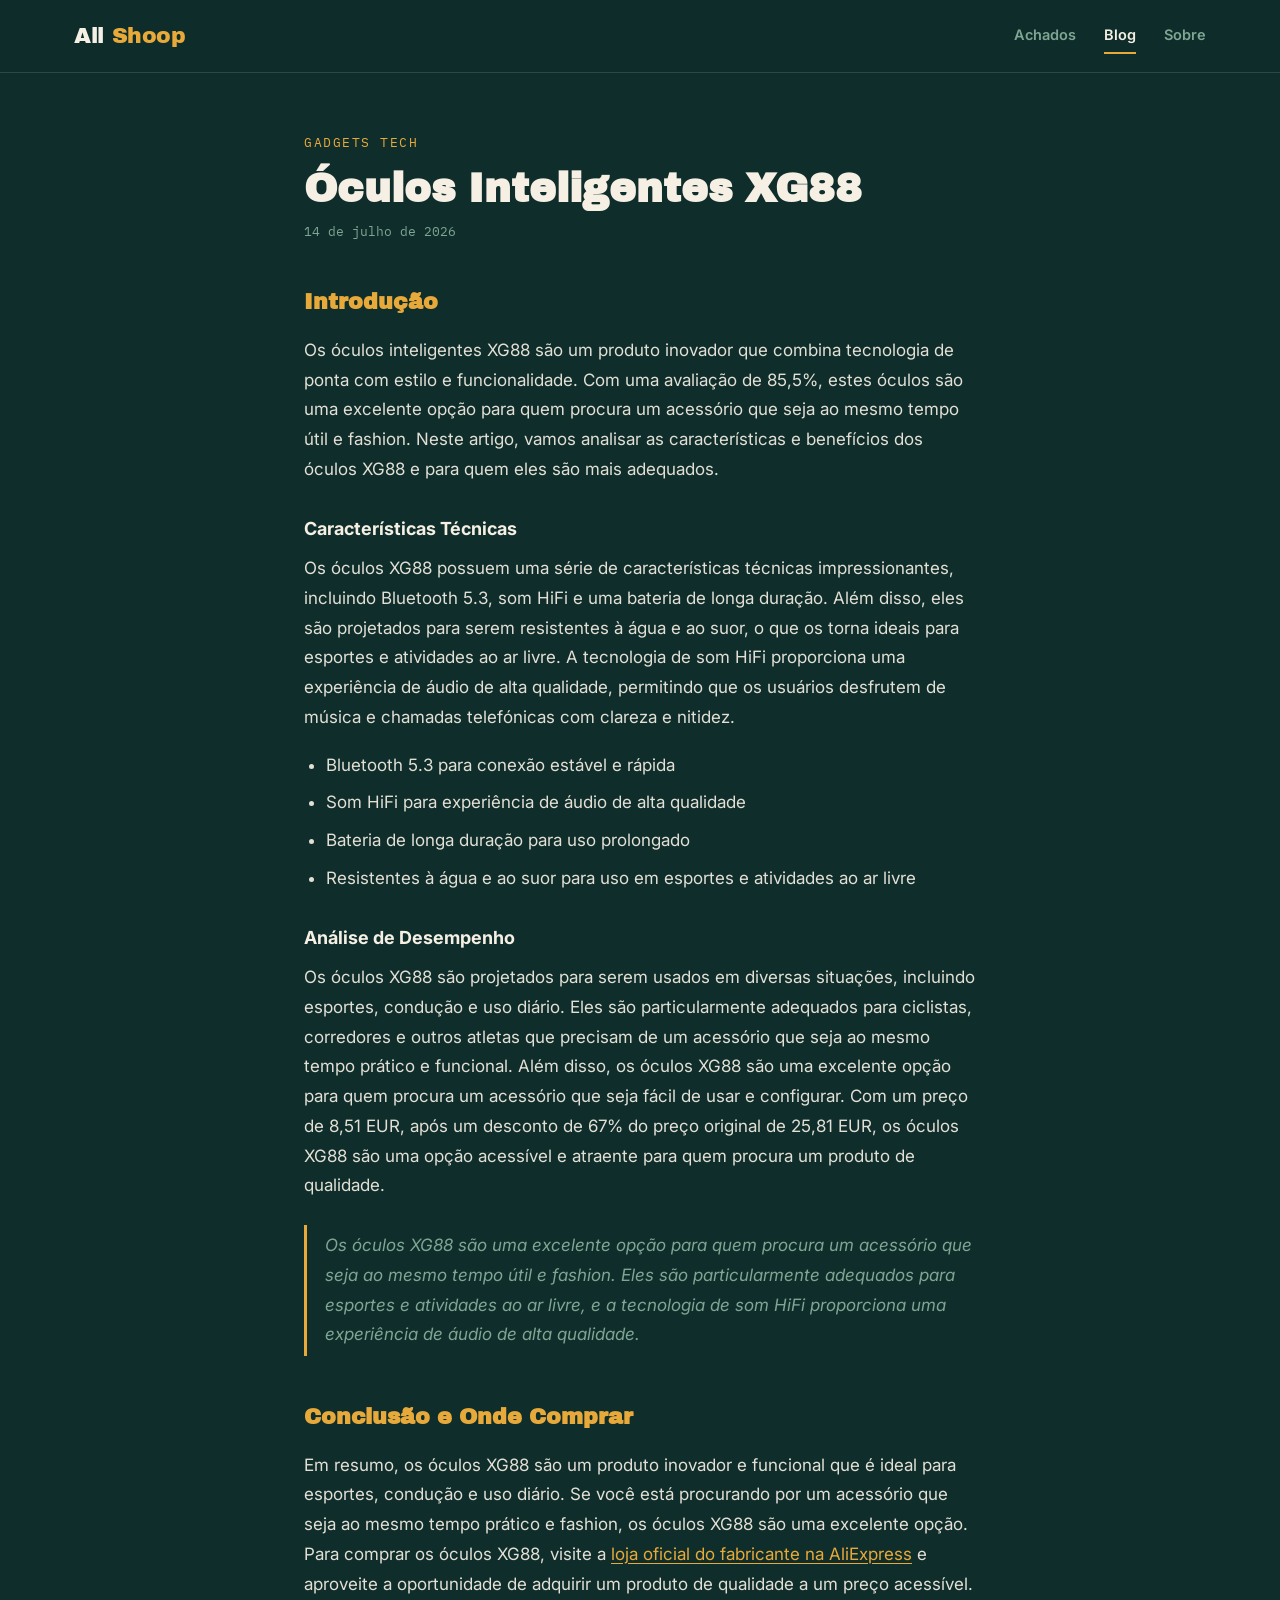
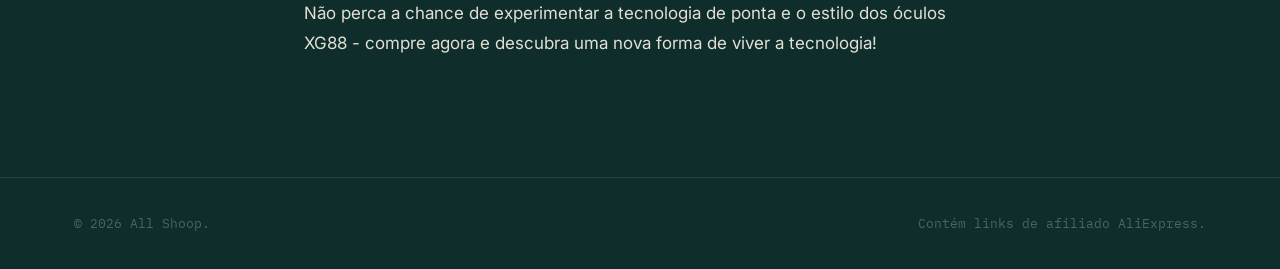
<file: blog/oculos-inteligentes-xg88-mrkg5hbc.html>
<!DOCTYPE html>
<html lang="pt-PT">
<head>
<meta charset="UTF-8">
<meta name="viewport" content="width=device-width, initial-scale=1.0">
<title>Óculos Inteligentes XG88 — All Shoop</title>
<meta name="description" content="Análise dos óculos inteligentes XG88 com Bluetooth 5.3 e som HiFi para esportes e condução.">
<link rel="stylesheet" href="../assets/style.css">
</head>
<body>
<header class="site">
  <div class="wrap">
    <a href="../index.html" class="logo">All<span class="dot">Shoop</span></a>
    <nav class="site-nav">
      <a href="../index.html">Achados</a>
      <a href="../blog.html" class="active">Blog</a>
      <a href="../index.html#sobre" class="always">Sobre</a>
    </nav>
  </div>
</header>
<article class="article">
  <span class="kicker">Gadgets Tech</span>
  <h1>Óculos Inteligentes XG88</h1>
  <div class="meta">14 de julho de 2026</div>
  <div class="article-body">
    <h2>Introdução</h2>
<p>Os óculos inteligentes XG88 são um produto inovador que combina tecnologia de ponta com estilo e funcionalidade. Com uma avaliação de 85,5%, estes óculos são uma excelente opção para quem procura um acessório que seja ao mesmo tempo útil e fashion. Neste artigo, vamos analisar as características e benefícios dos óculos XG88 e para quem eles são mais adequados.</p>

<h3>Características Técnicas</h3>
<p>Os óculos XG88 possuem uma série de características técnicas impressionantes, incluindo Bluetooth 5.3, som HiFi e uma bateria de longa duração. Além disso, eles são projetados para serem resistentes à água e ao suor, o que os torna ideais para esportes e atividades ao ar livre. A tecnologia de som HiFi proporciona uma experiência de áudio de alta qualidade, permitindo que os usuários desfrutem de música e chamadas telefónicas com clareza e nitidez.</p>
<ul>
  <li>Bluetooth 5.3 para conexão estável e rápida</li>
  <li>Som HiFi para experiência de áudio de alta qualidade</li>
  <li>Bateria de longa duração para uso prolongado</li>
  <li>Resistentes à água e ao suor para uso em esportes e atividades ao ar livre</li>
</ul>

<h3>Análise de Desempenho</h3>
<p>Os óculos XG88 são projetados para serem usados em diversas situações, incluindo esportes, condução e uso diário. Eles são particularmente adequados para ciclistas, corredores e outros atletas que precisam de um acessório que seja ao mesmo tempo prático e funcional. Além disso, os óculos XG88 são uma excelente opção para quem procura um acessório que seja fácil de usar e configurar. Com um preço de 8,51 EUR, após um desconto de 67% do preço original de 25,81 EUR, os óculos XG88 são uma opção acessível e atraente para quem procura um produto de qualidade.</p>
<blockquote>Os óculos XG88 são uma excelente opção para quem procura um acessório que seja ao mesmo tempo útil e fashion. Eles são particularmente adequados para esportes e atividades ao ar livre, e a tecnologia de som HiFi proporciona uma experiência de áudio de alta qualidade.</blockquote>

<h2>Conclusão e Onde Comprar</h2>
<p>Em resumo, os óculos XG88 são um produto inovador e funcional que é ideal para esportes, condução e uso diário. Se você está procurando por um acessório que seja ao mesmo tempo prático e fashion, os óculos XG88 são uma excelente opção. Para comprar os óculos XG88, visite a <a href="https://www.aliexpress.com/store/1102960858" target="_blank" rel="nofollow sponsored noopener">loja oficial do fabricante na AliExpress</a> e aproveite a oportunidade de adquirir um produto de qualidade a um preço acessível. Não perca a chance de experimentar a tecnologia de ponta e o estilo dos óculos XG88 - compre agora e descubra uma nova forma de viver a tecnologia!</p>
  </div>
</article>
<footer class="site">
  <div class="wrap">
    <p>© <span id="year"></span> All Shoop.</p>
    <p>Contém links de afiliado AliExpress.</p>
  </div>
</footer>
<script>document.getElementById('year').textContent = new Date().getFullYear();</script>
</body>
</html>
</file>
<file: assets/style.css>
/* ============================================================
   ALL SHOOP — sistema visual "etiqueta de preço"
   ============================================================ */

@import url('https://fonts.googleapis.com/css2?family=Archivo+Black&family=Inter:wght@400;500;600;700;800&family=IBM+Plex+Mono:wght@500;600&display=swap');

:root {
  --ink: #0F2E2B;
  --ink-2: #163D38;
  --gold: #E8A93B;
  --coral: #E5533D;
  --bone: #F5EFE4;
  --sage: #7FA593;
  --sage-dim: #4B655D;
  --ok: #7CC48B;

  --display: 'Archivo Black', sans-serif;
  --body: 'Inter', sans-serif;
  --mono: 'IBM Plex Mono', monospace;

  --radius: 14px;
  --tag-notch: 22px;
}

* { box-sizing: border-box; }

html { scroll-behavior: smooth; }

body {
  margin: 0;
  background: var(--ink);
  color: var(--bone);
  font-family: var(--body);
  line-height: 1.5;
  -webkit-font-smoothing: antialiased;
}

a { color: inherit; text-decoration: none; }

img { max-width: 100%; display: block; }

.wrap {
  max-width: 1180px;
  margin: 0 auto;
  padding: 0 24px;
}

header.site {
  position: sticky;
  top: 0;
  z-index: 50;
  background: rgba(15, 46, 43, 0.92);
  backdrop-filter: blur(8px);
  border-bottom: 1px solid rgba(127, 165, 147, 0.25);
}

header.site .wrap {
  display: flex;
  align-items: center;
  justify-content: space-between;
  height: 72px;
}

.logo {
  font-family: var(--display);
  font-size: 22px;
  letter-spacing: -0.5px;
  color: var(--bone);
  display: flex;
  align-items: center;
  gap: 8px;
}
.logo .dot { color: var(--gold); }

nav.site-nav {
  display: flex;
  gap: 28px;
  font-weight: 600;
  font-size: 14.5px;
}
nav.site-nav a {
  color: var(--sage);
  transition: color 0.15s ease;
  padding: 6px 0;
  border-bottom: 2px solid transparent;
}
nav.site-nav a:hover,
nav.site-nav a.active {
  color: var(--bone);
  border-bottom-color: var(--gold);
}

.hero {
  padding: 64px 0 56px;
  border-bottom: 1px solid rgba(127, 165, 147, 0.2);
}

.hero-grid {
  display: grid;
  grid-template-columns: 1.1fr 0.9fr;
  gap: 48px;
  align-items: center;
}

.eyebrow {
  font-family: var(--mono);
  font-size: 13px;
  color: var(--gold);
  text-transform: uppercase;
  letter-spacing: 1.5px;
  margin-bottom: 14px;
  display: block;
}

.hero h1 {
  font-family: var(--display);
  font-size: clamp(34px, 4.6vw, 54px);
  line-height: 1.05;
  margin: 0 0 18px;
  letter-spacing: -0.5px;
}
.hero h1 span { color: var(--gold); }

.hero p.lead {
  color: var(--sage);
  font-size: 17px;
  max-width: 46ch;
  margin: 0 0 26px;
}

.hero-ctas { display: flex; gap: 14px; flex-wrap: wrap; }

.btn {
  display: inline-flex;
  align-items: center;
  gap: 8px;
  padding: 13px 24px;
  border-radius: 999px;
  font-weight: 700;
  font-size: 14.5px;
  cursor: pointer;
  border: none;
  transition: transform 0.15s ease, box-shadow 0.15s ease;
}
.btn:hover { transform: translateY(-2px); }
.btn.primary {
  background: var(--gold);
  color: var(--ink);
  box-shadow: 0 8px 22px -8px rgba(232, 169, 59, 0.55);
}
.btn.ghost {
  background: transparent;
  color: var(--bone);
  border: 1.5px solid var(--sage-dim);
}
.btn.ghost:hover { border-color: var(--gold); }

.stamp-wrap {
  display: flex;
  justify-content: center;
}

.stamp {
  --stamp-rot: -6deg;
  position: relative;
  width: 280px;
  height: 280px;
  border-radius: 50%;
  background: var(--coral);
  border: 4px dashed rgba(245, 239, 228, 0.55);
  display: flex;
  align-items: center;
  justify-content: center;
  transform: scale(0.6) rotate(0deg);
  opacity: 0;
  animation: stampIn 0.7s cubic-bezier(0.22, 1.4, 0.36, 1) 0.15s forwards;
  box-shadow: 0 18px 40px -12px rgba(229, 83, 61, 0.5);
}

@keyframes stampIn {
  0%   { transform: scale(0.5) rotate(8deg); opacity: 0; }
  60%  { transform: scale(1.06) rotate(var(--stamp-rot)); opacity: 1; }
  100% { transform: scale(1) rotate(var(--stamp-rot)); opacity: 1; }
}

.stamp-inner {
  text-align: center;
  transform: rotate(calc(var(--stamp-rot) * -1));
}

.stamp .kicker {
  font-family: var(--mono);
  font-size: 11px;
  letter-spacing: 1.5px;
  text-transform: uppercase;
  color: rgba(245, 239, 228, 0.85);
  display: block;
  margin-bottom: 4px;
}

.stamp .pct {
  font-family: var(--display);
  font-size: 56px;
  color: var(--bone);
  line-height: 1;
}

.stamp .pct small { font-size: 22px; }

.stamp .off {
  font-family: var(--mono);
  font-weight: 600;
  font-size: 13px;
  color: rgba(245, 239, 228, 0.9);
  display: block;
  margin-top: 4px;
}

@media (prefers-reduced-motion: reduce) {
  .stamp { animation: none; opacity: 1; transform: scale(1) rotate(-6deg); }
}

.section {
  padding: 56px 0;
}
.section + .section {
  border-top: 1px solid rgba(127, 165, 147, 0.16);
}

.section-head {
  display: flex;
  align-items: baseline;
  justify-content: space-between;
  margin-bottom: 30px;
  flex-wrap: wrap;
  gap: 10px;
}

.section-head h2 {
  font-family: var(--display);
  font-size: 26px;
  margin: 0;
  letter-spacing: -0.3px;
}

.section-head .sub {
  color: var(--sage);
  font-size: 14px;
  font-family: var(--mono);
}

.grid {
  display: grid;
  grid-template-columns: repeat(auto-fill, minmax(240px, 1fr));
  gap: 22px;
  perspective: 1200px;
}

.tag-card {
  position: relative;
  background: var(--ink-2);
  border: 1px solid rgba(127, 165, 147, 0.22);
  border-radius: var(--radius);
  overflow: hidden;
  transition: transform 0.12s ease-out, border-color 0.18s ease, box-shadow 0.12s ease-out;
  display: flex;
  flex-direction: column;
  transform-style: preserve-3d;
  will-change: transform;
  box-shadow: 0 2px 10px -4px rgba(0, 0, 0, 0.4);
}

.tag-card::before {
  content: '';
  position: absolute;
  top: 14px;
  left: 14px;
  width: 12px;
  height: 12px;
  border-radius: 50%;
  background: var(--ink);
  border: 1.5px solid rgba(127, 165, 147, 0.4);
  z-index: 2;
}

.tag-card:hover {
  border-color: var(--gold);
  box-shadow: 0 24px 40px -16px rgba(0, 0, 0, 0.6);
}

@media (hover: none) {
  .tag-card:hover { transform: none; }
}
@media (prefers-reduced-motion: reduce) {
  .tag-card { transition: border-color 0.18s ease, box-shadow 0.18s ease; }
}

.tag-card .thumb {
  aspect-ratio: 1 / 1;
  background: var(--bone);
  position: relative;
  overflow: hidden;
}
.tag-card .thumb img {
  width: 100%;
  height: 100%;
  object-fit: contain;
  padding: 14px;
  transform: translateZ(28px) scale(0.92);
  transition: transform 0.12s ease-out;
  filter: drop-shadow(0 10px 14px rgba(0, 0, 0, 0.35));
}

.badge-off {
  position: absolute;
  top: 10px;
  right: 10px;
  background: var(--coral);
  color: var(--bone);
  font-family: var(--mono);
  font-weight: 600;
  font-size: 12px;
  padding: 4px 9px;
  border-radius: 999px;
  transform: translateZ(46px);
  box-shadow: 0 6px 12px -4px rgba(229, 83, 61, 0.6);
}

.tag-card .body {
  padding: 16px;
  flex: 1;
  display: flex;
  flex-direction: column;
  gap: 10px;
}

.tag-card .title {
  font-size: 14.5px;
  font-weight: 600;
  line-height: 1.35;
  color: var(--bone);
  display: -webkit-box;
  -webkit-line-clamp: 2;
  -webkit-box-orient: vertical;
  overflow: hidden;
}

.price-row {
  display: flex;
  align-items: baseline;
  gap: 8px;
  font-family: var(--mono);
}
.price-now { font-size: 19px; font-weight: 600; color: var(--gold); }
.price-was { font-size: 13px; color: var(--sage-dim); text-decoration: line-through; }

.meta-row {
  display: flex;
  gap: 12px;
  font-size: 12px;
  color: var(--sage);
  font-family: var(--mono);
}

.tag-card .cta {
  margin-top: auto;
  display: block;
  text-align: center;
  background: var(--gold);
  color: var(--ink);
  font-weight: 700;
  font-size: 13.5px;
  padding: 10px;
  border-radius: 8px;
  transition: background 0.15s ease;
}
.tag-card .cta:hover { background: #f4bc5c; }

.blog-grid {
  display: grid;
  grid-template-columns: repeat(auto-fill, minmax(300px, 1fr));
  gap: 22px;
}

.blog-card {
  position: relative;
  background: var(--ink-2);
  border: 1px solid rgba(127, 165, 147, 0.22);
  border-radius: var(--radius);
  padding: 22px;
  transition: transform 0.18s ease, border-color 0.18s ease;
}
.blog-card::before {
  content: '';
  position: absolute;
  top: 14px;
  left: 14px;
  width: 12px;
  height: 12px;
  border-radius: 50%;
  background: var(--ink);
  border: 1.5px solid rgba(127, 165, 147, 0.4);
}
.blog-card:hover { transform: translateY(-4px); border-color: var(--gold); }

.blog-card .kicker {
  font-family: var(--mono);
  font-size: 11.5px;
  color: var(--gold);
  text-transform: uppercase;
  letter-spacing: 1px;
  margin: 8px 0 10px 24px;
  display: block;
}

.blog-card h3 {
  font-family: var(--display);
  font-size: 18px;
  line-height: 1.3;
  margin: 0 0 10px;
  letter-spacing: -0.2px;
}

.blog-card p {
  color: var(--sage);
  font-size: 14px;
  margin: 0 0 14px;
}

.blog-card .read {
  font-family: var(--mono);
  font-size: 13px;
  color: var(--bone);
  font-weight: 600;
}
.blog-card .read::after { content: ' →'; color: var(--gold); }

.empty {
  text-align: center;
  padding: 60px 20px;
  color: var(--sage);
  font-family: var(--mono);
  font-size: 14px;
  border: 1.5px dashed rgba(127, 165, 147, 0.3);
  border-radius: var(--radius);
}

footer.site {
  border-top: 1px solid rgba(127, 165, 147, 0.2);
  padding: 36px 0;
  margin-top: 20px;
}
footer.site .wrap {
  display: flex;
  justify-content: space-between;
  align-items: center;
  flex-wrap: wrap;
  gap: 12px;
}
footer.site p {
  color: var(--sage-dim);
  font-size: 13px;
  font-family: var(--mono);
  margin: 0;
}

.article {
  max-width: 720px;
  margin: 0 auto;
  padding: 56px 24px 80px;
}
.article .kicker { color: var(--gold); font-family: var(--mono); font-size: 13px; text-transform: uppercase; letter-spacing: 1.5px; }
.article h1 {
  font-family: var(--display);
  font-size: clamp(28px, 4vw, 40px);
  line-height: 1.12;
  margin: 14px 0 10px;
}
.article .meta {
  color: var(--sage);
  font-family: var(--mono);
  font-size: 13px;
  margin-bottom: 34px;
}
.article-body { font-size: 17px; line-height: 1.75; color: rgba(245,239,228,0.92); }
.article-body h2 {
  font-family: var(--display);
  font-size: 22px;
  margin: 42px 0 14px;
  color: var(--gold);
}
.article-body h3 { font-size: 18px; margin: 28px 0 10px; color: var(--bone); }
.article-body p { margin: 0 0 18px; }
.article-body ul { margin: 0 0 18px; padding-left: 22px; }
.article-body li { margin-bottom: 8px; }
.article-body blockquote {
  border-left: 3px solid var(--gold);
  margin: 24px 0;
  padding: 6px 0 6px 18px;
  color: var(--sage);
  font-style: italic;
}
.article-body strong { color: var(--gold); }
.article-body a { color: var(--gold); text-decoration: underline; text-underline-offset: 3px; }

@media (max-width: 860px) {
  .hero-grid { grid-template-columns: 1fr; gap: 32px; }
  .stamp-wrap { order: -1; }
  .stamp { width: 200px; height: 200px; }
  .stamp .pct { font-size: 40px; }
  nav.site-nav { gap: 18px; font-size: 13px; }
}

@media (max-width: 520px) {
  header.site .wrap { height: 62px; }
  .logo { font-size: 18px; }
  nav.site-nav a:not(.always) { display: none; }
}

a:focus-visible, button:focus-visible {
  outline: 2px solid var(--gold);
  outline-offset: 2px;
}
</file>
